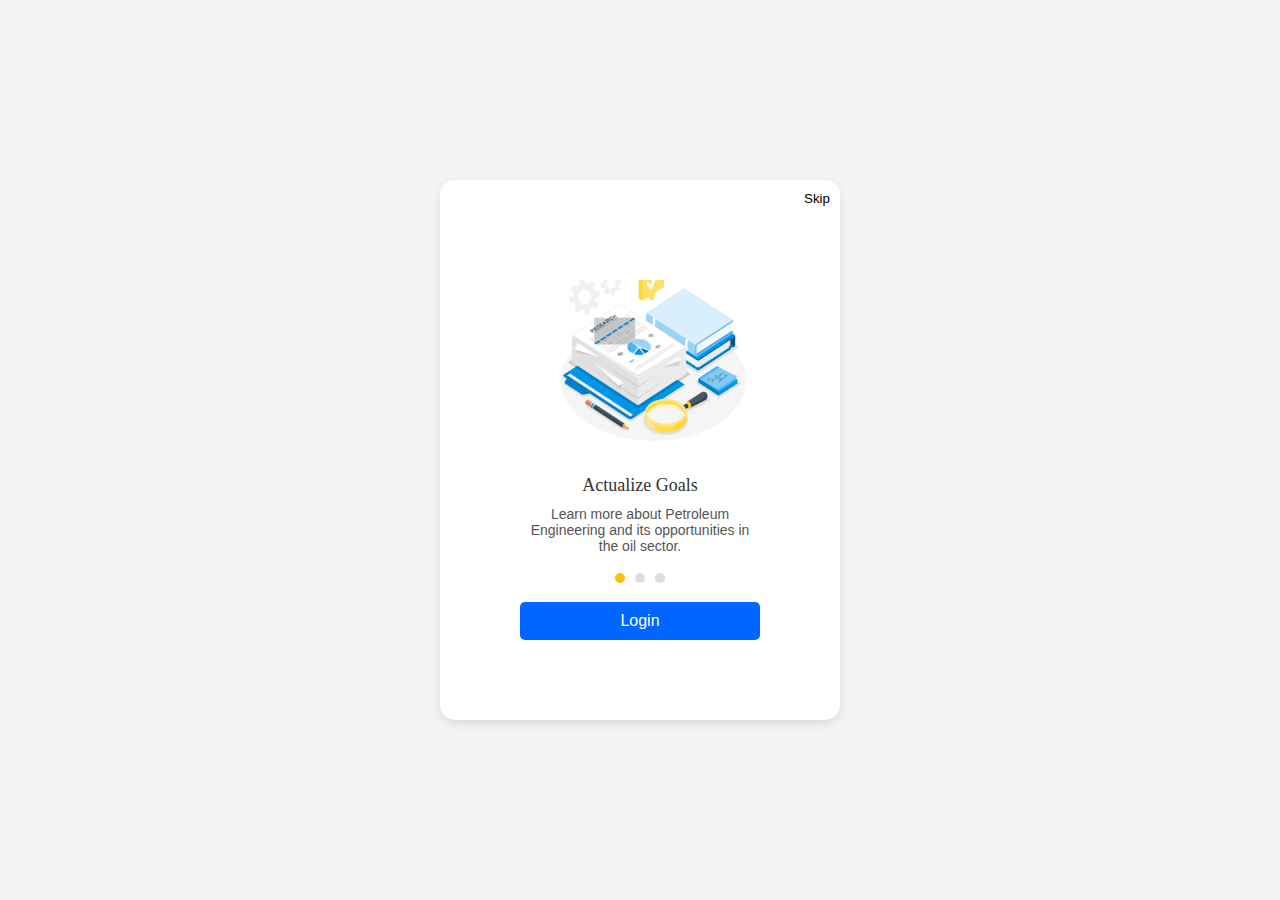
<file: index.html>
<!DOCTYPE html>
<html lang="en">
<head>
    <meta charset="UTF-8">
    <meta name="viewport" content="width=device-width, initial-scale=1.0">
    <title>Petroleum Engineering</title>
    <link rel="stylesheet" href="onboard.css">
    <link rel="preconnect" href="https://fonts.googleapis.com">
<link rel="preconnect" href="https://fonts.gstatic.com" crossorigin>
<link href="https://fonts.googleapis.com/css2?family=Inter+Tight:ital,wght@0,100..900;1,100..900&display=swap" rel="stylesheet">

    <link rel="preconnect" href="https://fonts.googleapis.com">
<link rel="preconnect" href="https://fonts.gstatic.com" crossorigin>
<link href="https://fonts.googleapis.com/css2?family=Joan&display=swap" rel="stylesheet">
</head>
 
<body>

    <div class="container">
        <div class="skip"><button id="button" style="border:none;color:black;background:white;">Skip</button></div>
        <div class="content">
            <img id="image" src="final1.png" alt="Illustration" class="illustration">
            <div class="text">
                <h2 id="h2">Actualize Goals</h2>
                <p id="p">Learn more about Petroleum Engineering and its opportunities in the oil sector.</p>
            </div>
            <div class="indicator">
                <span id="active"class="active"></span>
                <span id="inactive1"class="inactive1"></span>
                <span id="inactive2" class="inactive2"></span>
            </div>
        </div>
        <a href="signup.html"><button  class="login-btn">Login</button></a>
    </div>
    
    <script>
      const image= document.getElementById("image")
      const p= document.getElementById("p")
const h2= document.getElementById("h2")
      const button = document.getElementById("button")
      const inactive1= document.getElementById("inactive1")
      const active= document.getElementById("active")
      const inactive2= document.getElementById("inactive2")
      button.addEventListener("click",Replace_image)
      function Replace_image(){
    image.src= "final3.png"
    inactive1.setAttribute("Class","active")
    active.setAttribute("Class","inactive3")
    h2.innerText = "Study Better"
    p.innerText=" Have access to Petroleum Engineering courses and Materials  "
    button.setAttribute("Id","second")
    button.addEventListener("click",slide_2)
      }
      function slide_2(){
        image.src= "Image2.jpg"
        inactive2.setAttribute("Class","active")
        inactive1.setAttribute("Class","inactive1")
        h2.innerHTML = "Learn Better"
    p.innerHTML=" Study more with solved examples and Explained parameters"  
    button.setAttribute("Id","third")
    button.addEventListener("click",redirect)
      }
      function redirect(){
        window.location.replace("Home.html")
      }
        
    </script>
</body>
</html>
</file>
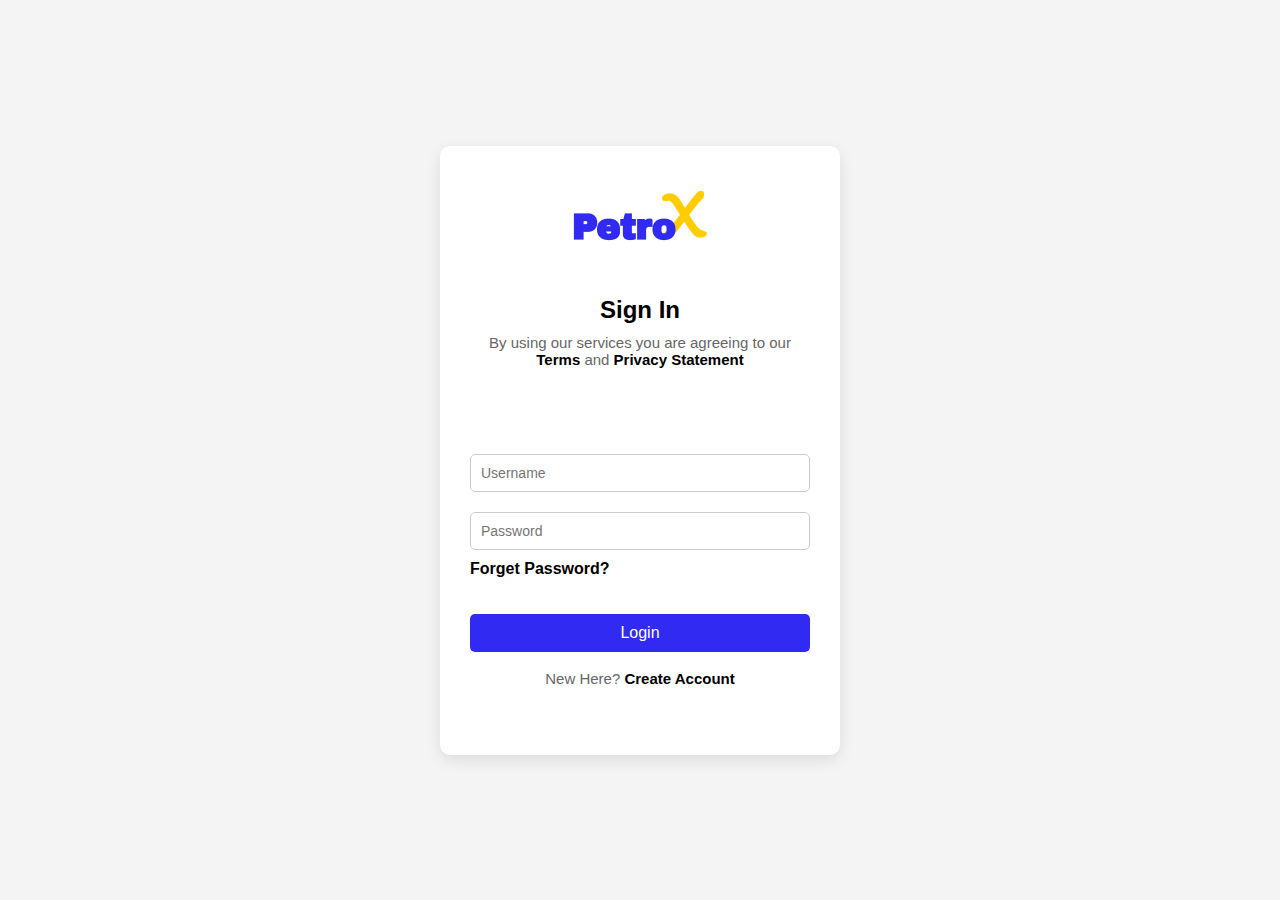
<file: Login.html>
<!DOCTYPE html>
<html lang="en">
<head>
    <meta charset="UTF-8">
    <meta name="viewport" content="width=device-width, initial-scale=1.0">
    <title>Create Account</title>
    <link rel="stylesheet" href="signup.css">
<link rel="preconnect" href="https://fonts.googleapis.com">
<link rel="preconnect" href="https://fonts.gstatic.com" crossorigin>
<link href="https://fonts.googleapis.com/css2?family=Joan&display=swap" rel="stylesheet">

</head>
<body>
    <div class="container">

        <div class="form-box">
          <div class="logo">
   <image src="Logo.png" class="petro"/>
</div><br><br><br>
            <h2>Sign In </h2>
            <p>By using our services you are agreeing to our <a href="#">Terms</a> and <a href="#">Privacy Statement</a></p><br>
                  <p style="color: #302AF3 ;font-size:10px;font-weight:300;" id="display"></p><br>
            <form action="#">
              <div id="general_use">
                <input type="text" placeholder="Username" required>
                <input placeholder="Password" id="password" type="password"  required><br>
                <a style="display:flex;justify-content:left;"href="#">Forget Password?</a><br><br>
                <button id="button"type="submit">Login</button>
                            </form><br><br>
                                        <p>New Here? <a href="signup.html">Create Account</a></p><br>
         

            </div>
            </div> 
        </div>
    <script>       const screen = document.getElementById("display")
     function petstudent() {
       const screen = document.getElementById("display")
       screen.innerText="You can login with your Name and Registration Number"
       
      
     }
     const button = document.getElementById("button")
     button.addEventListener("click",login)
     function login(e){
       e.preventDefault();
       const Reg_Number = document.getElementById("password").value
       if( Reg_Number.endsWith("3")){
         screen.innerText="Login in process, please wait...."
       }else{
         screen.innerText="You are not a Petroleum Engineering Student"
       }}
     
      
    </script>
</body>
</html>
</file>
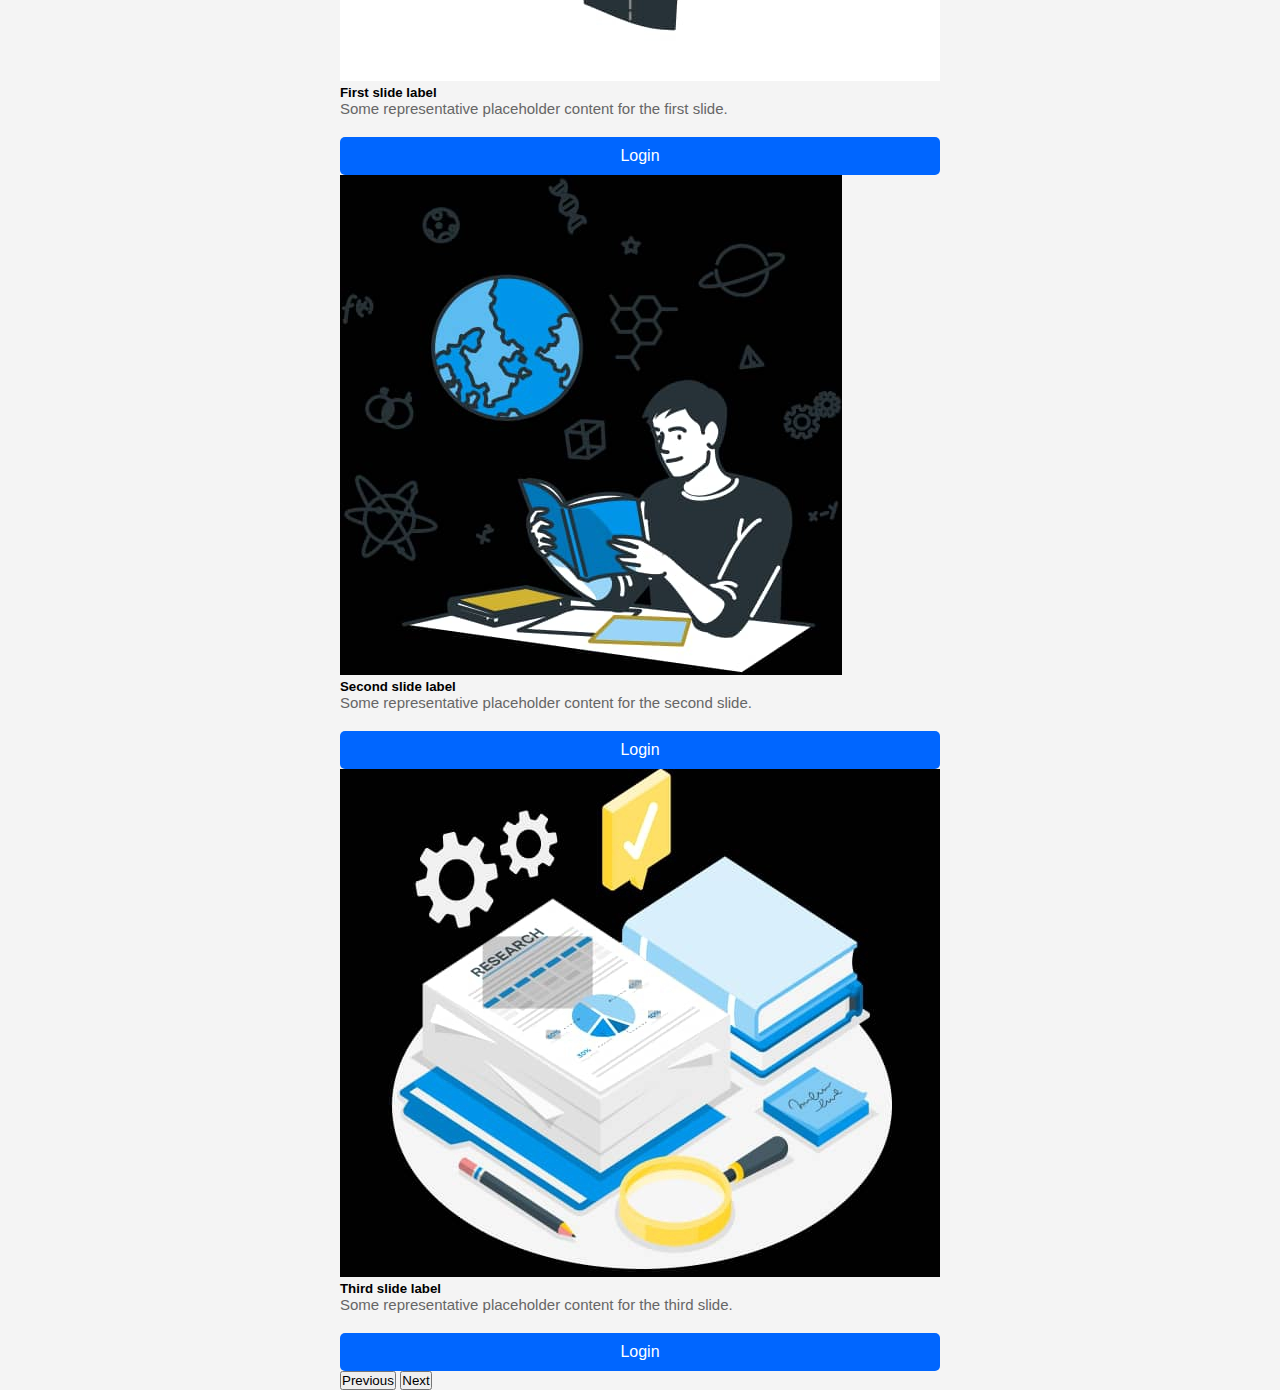
<file: Slide.html>
<!DOCTYPE html>
<html lang="en">
<head>
    <meta charset="UTF-8">
    <meta name="viewport" content="width=device-width, initial-scale=1.0">
    <title></title> 
    <link rel="stylesheet" href="signup.css">
    <link rel="stylesheet" href="onboard.css">
     <link href="https://cdn.jsdelivr.net/npm/bootstrap@5.0.2/dist/css/bootstrap.min.css" rel="stylesheet" integrity="sha384-EVSTQN3/azprG1Anm3QDgpJLIm9Nao0Yz1ztcQTwFspd3yD65VohhpuuCOmLASjC" crossorigin="anonymous">
    
    </head>
    <body>
      <div id="carouselExampleDark" class="carousel carousel-dark slide" data-bs-ride="carousel">
  <div class="carousel-indicators">
    <button type="button" data-bs-target="#carouselExampleDark" data-bs-slide-to="0" class="active" aria-current="true" aria-label="Slide 1"></button>
    <button type="button" data-bs-target="#carouselExampleDark" data-bs-slide-to="1" aria-label="Slide 2"></button>
    <button type="button" data-bs-target="#carouselExampleDark" data-bs-slide-to="2" aria-label="Slide 3"></button>
  </div>
  <div class="carousel-inner">
    <div class="carousel-item active" data-bs-interval="10000">
      <img src="Image2.jpg" class="d-block w-100" alt="...">
      <div class="carousel-caption d-none d-md-block">
        <h5>First slide label</h5>
        <p>Some representative placeholder content for the first slide.</p>
 <button class="login-btn">Login</button>
        
      </div>
    </div>
    <div class="carousel-item" data-bs-interval="2000">
      <img src="Image3.jpg" class="d-block w-100" alt="...">
      <div class="carousel-caption d-none d-md-block">
        <h5>Second slide label</h5>
        <p>Some representative placeholder content for the second slide.</p>
         <button class="login-btn">Login</button>
      </div>
    </div>
    <div class="carousel-item">
      <img src="Image1.jpg" class="d-block w-100" alt="...">
      <div class="carousel-caption d-none d-md-block">
        <h5>Third slide label</h5>
        <p>Some representative placeholder content for the third slide.</p>
 <button class="login-btn">Login</button>
      </div>
    </div>
  </div>
  <button class="carousel-control-prev" type="button" data-bs-target="#carouselExampleDark" data-bs-slide="prev">
    <span class="carousel-control-prev-icon" aria-hidden="true"></span>
    <span class="visually-hidden">Previous</span>
  </button>
  <button class="carousel-control-next" type="button" data-bs-target="#carouselExampleDark" data-bs-slide="next">
    <span class="carousel-control-next-icon" aria-hidden="true"></span>
    <span class="visually-hidden">Next</span>
  </button>
</div>
      
      
      
      <script src="https://cdn.jsdelivr.net/npm/bootstrap@5.0.2/dist/js/bootstrap.bundle.min.js" integrity="sha384-MrcW6ZMFYlzcLA8Nl+NtUVF0sA7MsXsP1UyJoMp4YLEuNSfAP+JcXn/tWtIaxVXM" crossorigin="anonymous"></script>
    </body>
</file>
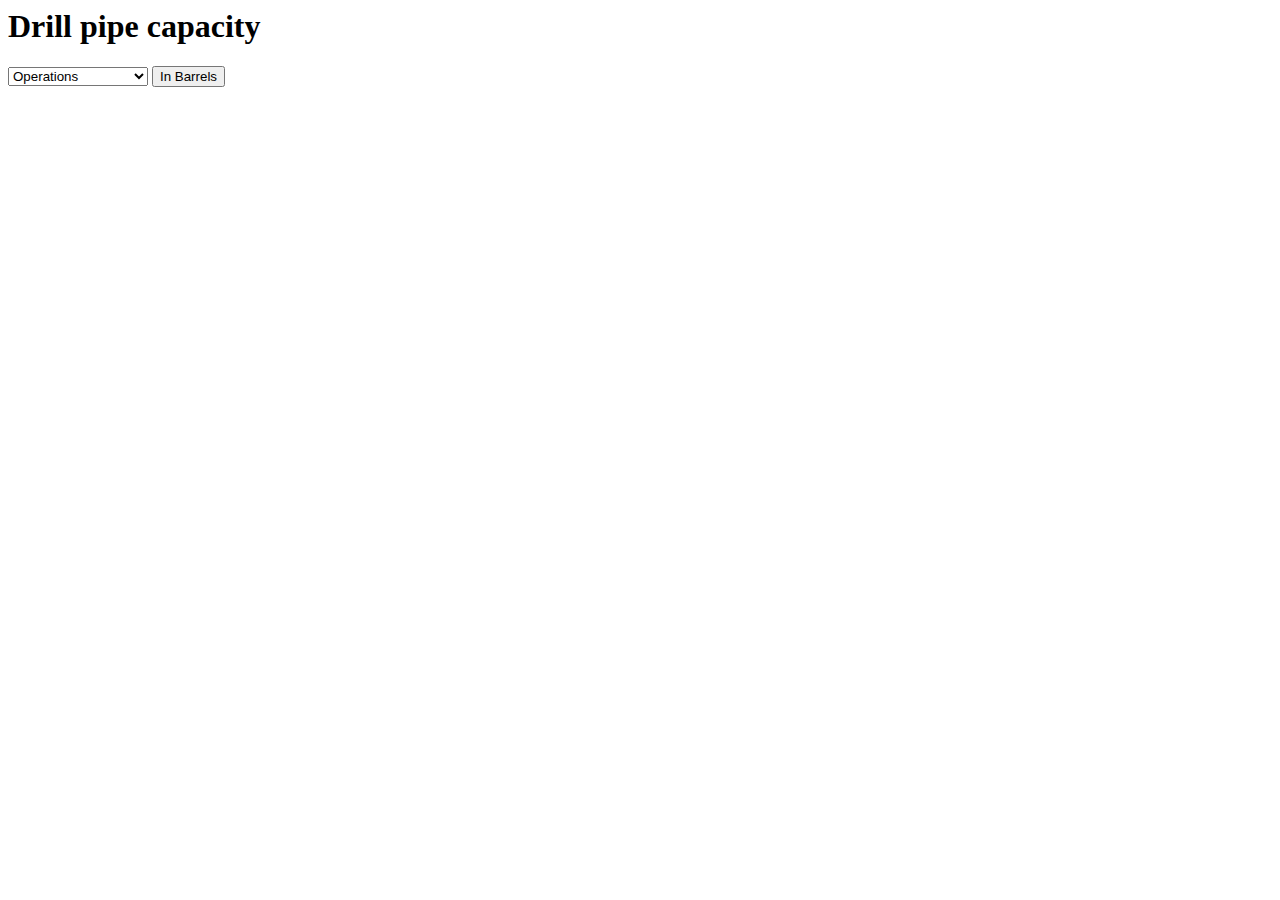
<file: solution.html>
<body>
<h1>Drill pipe capacity</h1>
<div id="display-result"></div>
<select id="calculate">
  <option>Operations</option>
  <option>Drill String Capacity</option>
  <option>Drill Pipe Capacity</option>
  <option>Bottom Ups</option>
</select>
<button id="bbl">In Barrels</button>
<script src="petrox.js"></script>
</body>
</file>
<file: onboard.css>
*{
  margin: 0;
  padding: 0;
  box-sizing: border-box;
}
body{
    font-family: Arial, sans-serif;
    display: flex;
    justify-content: center;
    align-items: center;
    height: 100vh;
    background-color: #f4f4f4;
    max-width: 100%;
}

.container {
    width: 400px;
    background-color: #fff;
    border-radius: 15px;
    padding-top: 20px;
    padding: 80px;
    text-align: center;
    box-shadow: 0 4px 10px rgba(0, 0, 0, 0.1);
    position: relative;
}

.skip {
    position: absolute;
    top: 10px;
    right: 10px;
    font-size: 14px;
    color: #777;
    cursor: pointer;
}

.illustration {
    width: 100%;
    height: auto;
    margin: 20px 0;
}

.text h2 {
    font-size: 18px;
    color: #333;
    margin-bottom: 10px;
}

.text p {
    font-size: 14px;
    color: #555;
}

.indicator {
    margin: 15px 0;
}

.indicator span {
    display: inline-block;
    width: 10px;
    height: 10px;
    margin: 0 3px;
    background-color: #ddd;
    border-radius: 50%;
}

.indicator .active {
    background-color: #ffc107;
}

.login-btn {
    width: 100%;
    background-color: #0066ff;
    color: #fff;
    padding: 10px;
    border: none;
    border-radius: 5px;
    font-size: 16px;
    cursor: pointer;
}

.login-btn:hover {
    background-color: #0056d4;
}
h2{
  font-family: "Inter Tight", sans-serif;
  font-optical-sizing: auto;
  font-weight: 300;
  font-style: normal;
}
#image{
  width: 100%;
}
.joan-regular,h2 {
  font-family: 'Joan ', serif;
  font-weight: 400;
  font-style: normal;
}
</file>
<file: signup.css>
* {
    margin: 0;
    padding: 0;
    box-sizing: border-box;
    font-family: 'joan-regular', sans-serif;
}

body {
    display: flex;
    justify-content: center;
    align-items: center;
    height: 100vh;
    background-color: #f4f4f4;
}

.container {
    display: flex;
    justify-content: center;
    align-items: center;
    width: 100%;
}

.form-box {
    background-color: #fff;
    padding: 30px;
    border-radius: 10px;
    box-shadow: 0 5px 15px rgba(0, 0, 0, 0.1);
    max-width: 400px;
    text-align: center;
}

h2 {
    margin-bottom: 10px;
}

p {
    font-size: 15px;
    color: #666;
    margin-bottom: 20px;
    font-family: 'Joan',Sans-Serif;
}

a {
    color: #000;
    text-decoration: none;
    font-weight: bold;
}

a:hover {
    text-decoration: underline;
}

form input {
    width: 100%;
    padding: 10px;
    margin: 10px 0;
    border-radius: 5px;
    border: 1px solid #ccc;
    font-size: 14px;
}

form button {
    width: 100%;
    padding: 10px;
    background-color: #302AF3;
    color: white;
    border: none;
    border-radius: 5px;
    font-size: 16px;
    cursor: pointer;
}

form button:hover {
    background-color:#302AF3;
}
.logo {
  display: inline-block;
  font-size: 48px;
  font-weight: bold;
  letter-spacing: 2px;
  text-transform: uppercase;
}

.petro {
  color:#302AF3; /* Dark Blue */
  font-family: ' Joan ', sans-serif;
  font-size: 30px;
}

.x {
  color: #F2C464; /* Yellow */
  font-family: 'Arial Black', sans-serif;
  margin-left: -10px; /* Adjust spacing */
  transform: scaleX(0.5); /* Scale X width */
  font-size: 50px;
}
.joan-regular {
  font-family: 'Joan ', serif;
  font-weight: 400;
  font-style: normal;
}  
p{
  font-family: "Inter Tight", sans-serif;
  font-optical-sizing: auto;
  font-weight: 300;
  font-style: normal;
}
</file>
